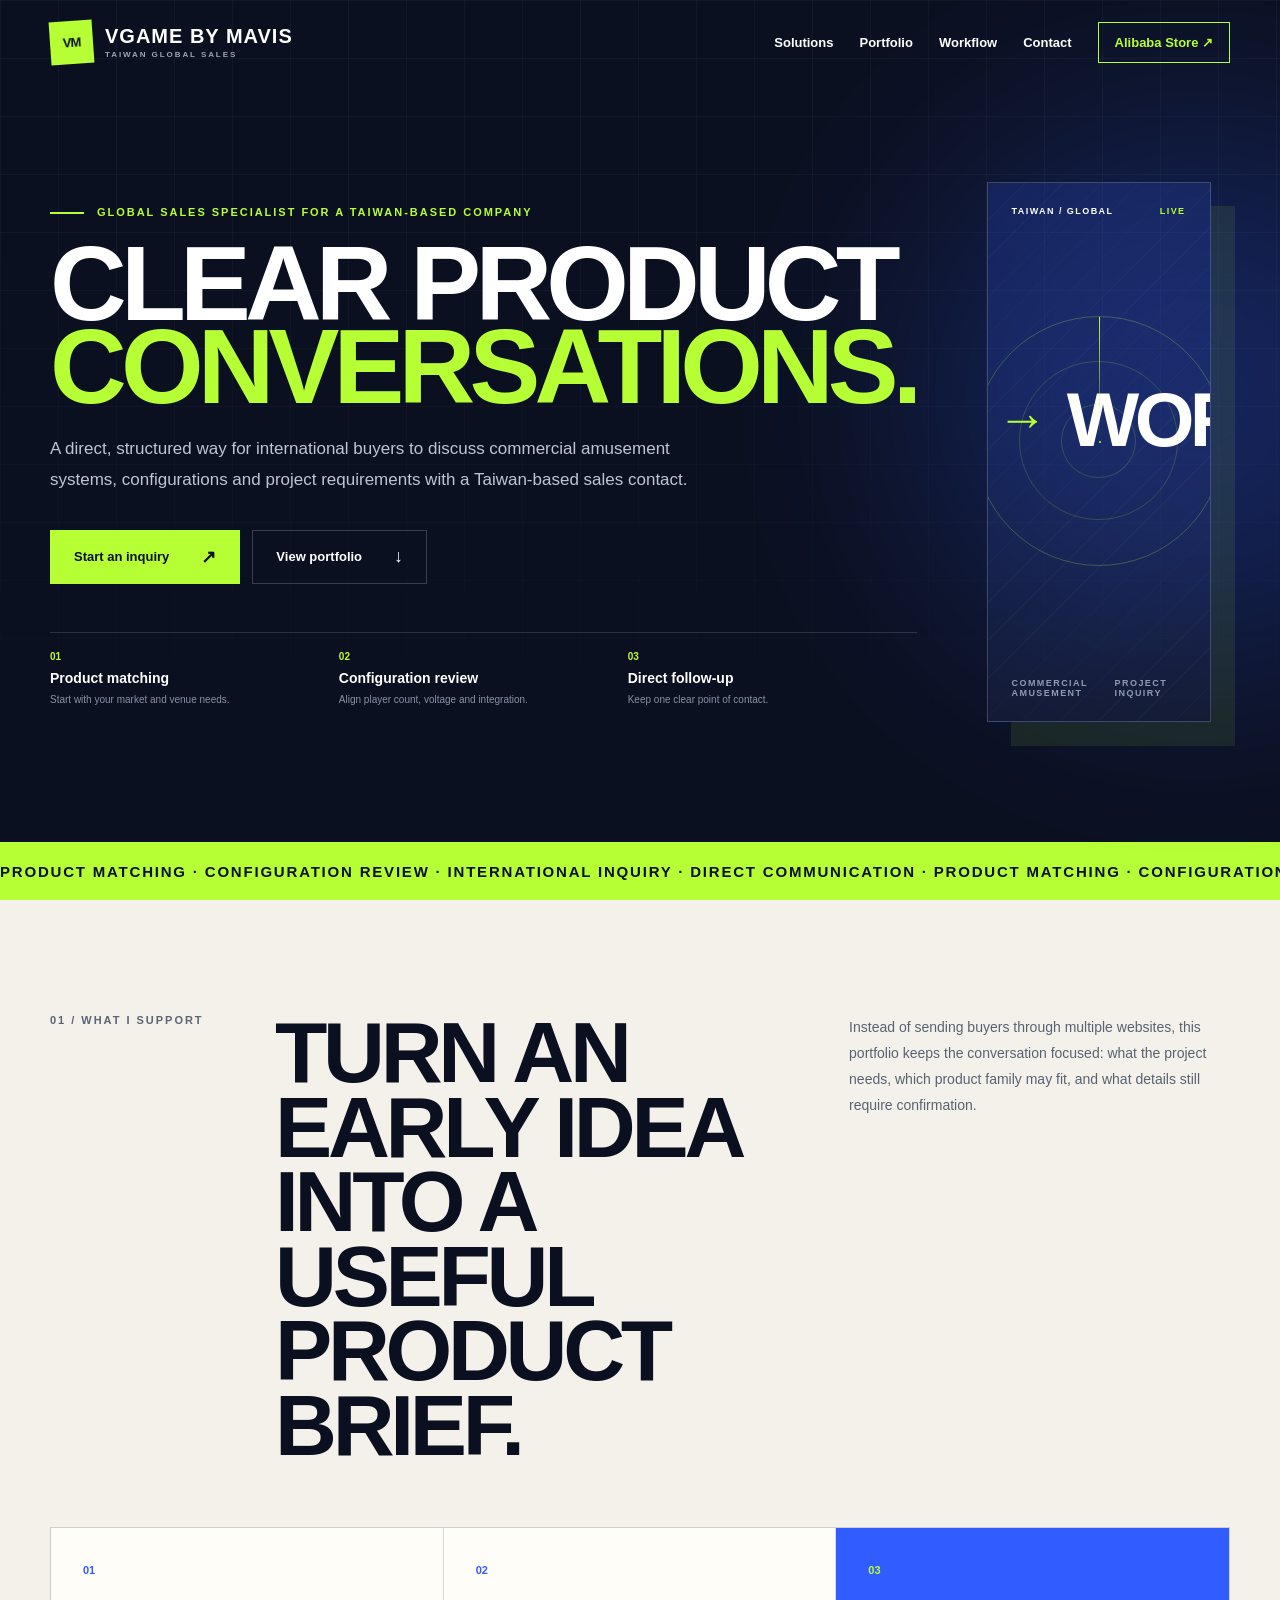
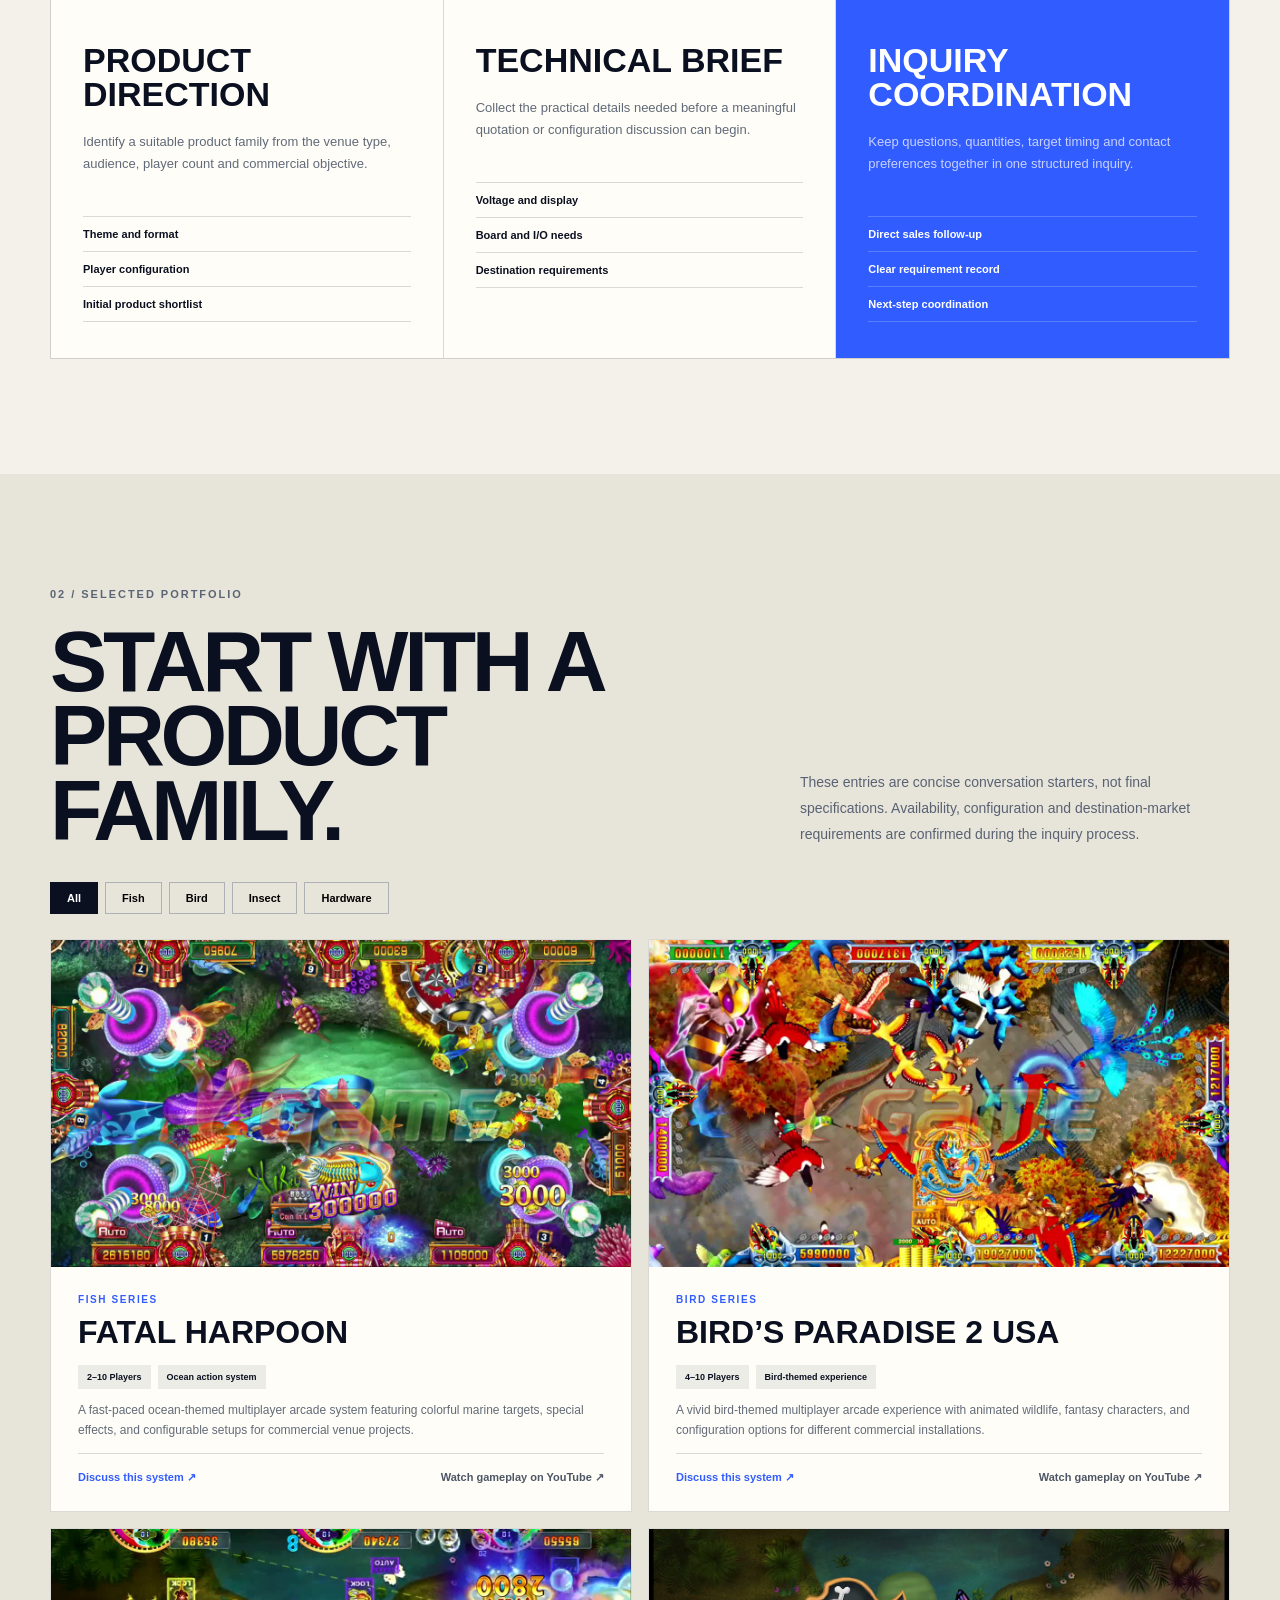
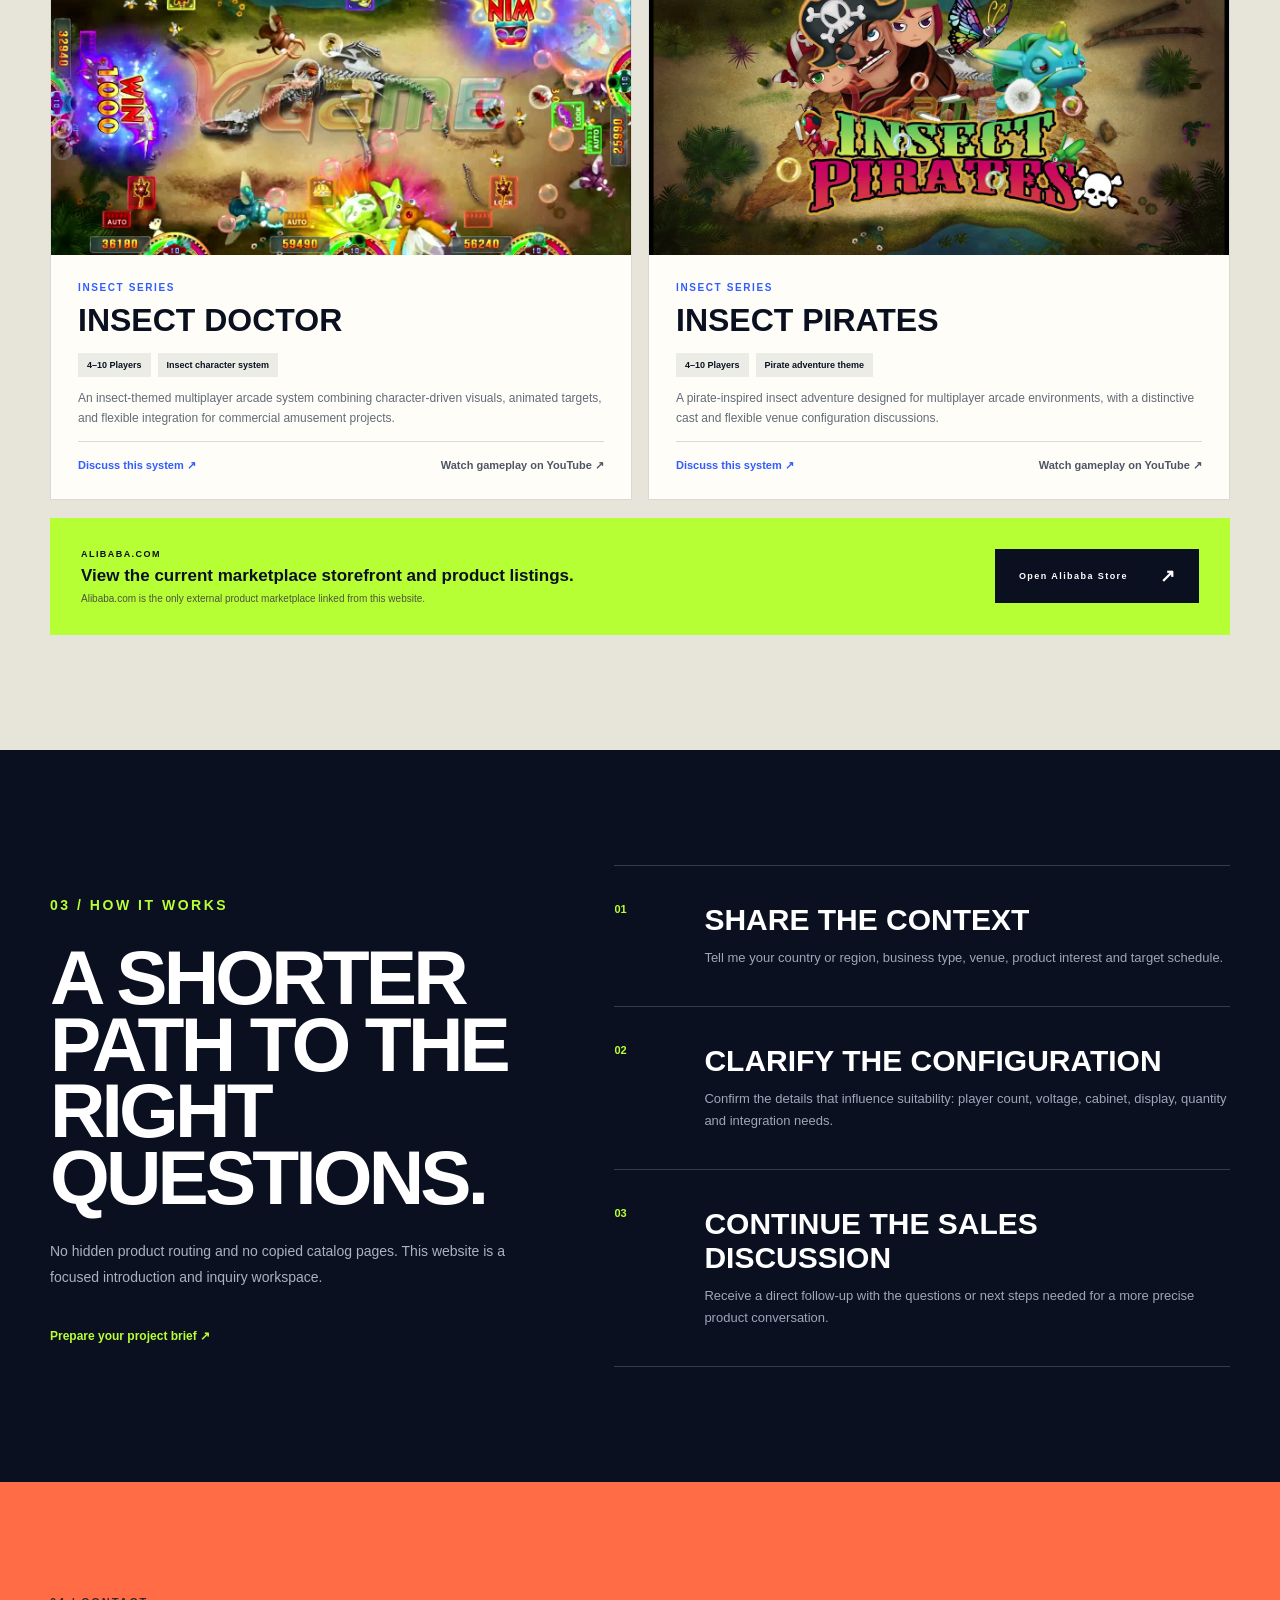
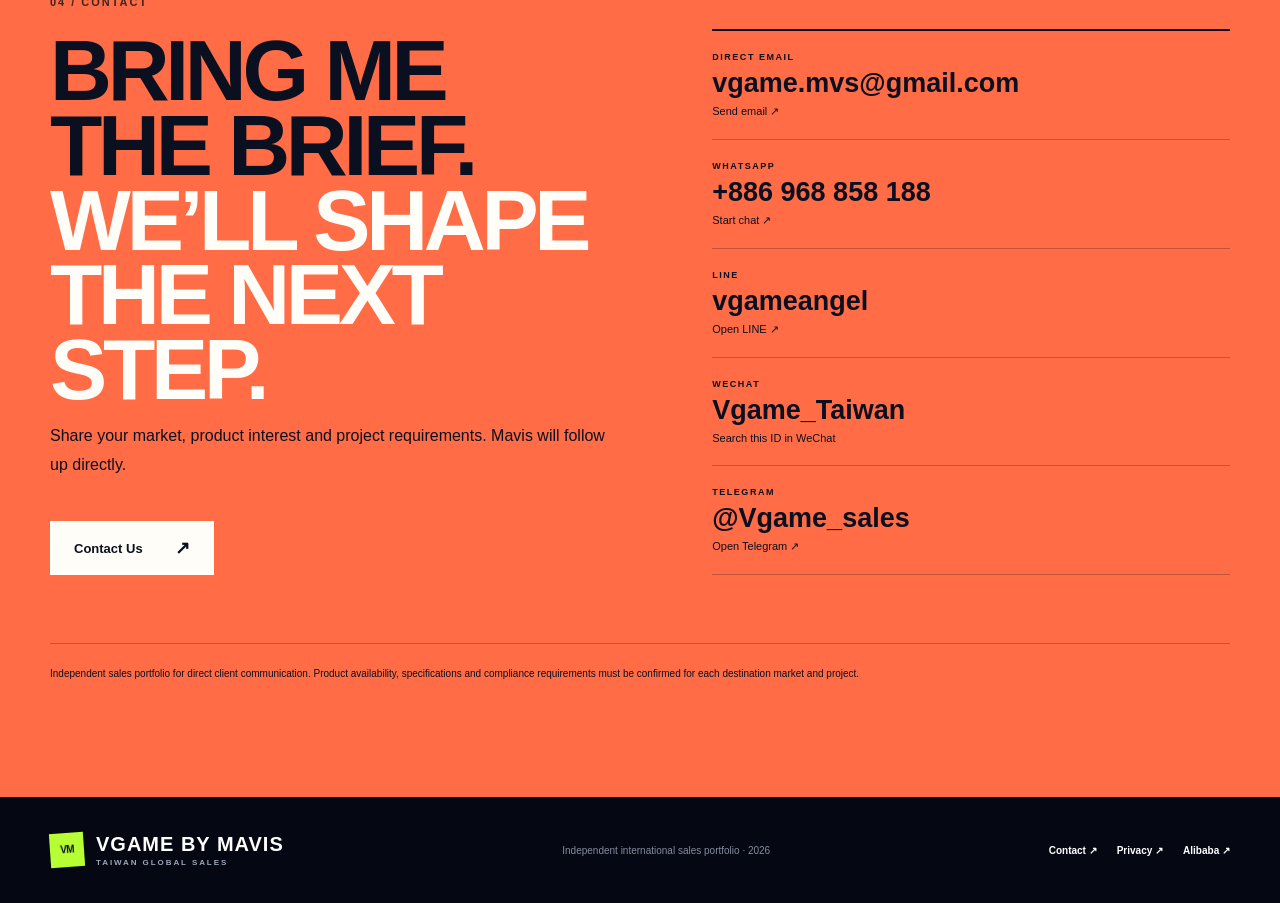
<file: index.html>
<!doctype html>
<html lang="en">
<head>
<!-- Google tag (gtag.js) -->
<script async src="https://www.googletagmanager.com/gtag/js?id=G-BSD2Q0SPWK"></script>
<script>
  window.dataLayer = window.dataLayer || [];
  function gtag(){dataLayer.push(arguments);}
  gtag("js", new Date());
  gtag("config", "G-BSD2Q0SPWK");
</script>
  <meta charset="utf-8">
  <meta name="viewport" content="width=device-width, initial-scale=1">
  <meta name="description" content="VGAME Portfolio by Mavis — independent international sales support for commercial amusement systems, product matching and project inquiries from Taiwan.">
  <meta name="theme-color" content="#0b1020">
  <meta property="og:type" content="website">
  <meta property="og:url" content="https://vgame-mavis.github.io/">
  <meta property="og:title" content="VGAME Portfolio by Mavis | Taiwan Global Sales">
  <meta property="og:description" content="Clear product conversations and structured project inquiries for international commercial amusement buyers.">
  <meta property="og:image" content="https://vgame-mavis.github.io/og.png">
  <meta name="twitter:card" content="summary_large_image">
  <meta name="twitter:title" content="VGAME Portfolio by Mavis | Taiwan Global Sales">
  <meta name="twitter:description" content="Clear product conversations and structured project inquiries for international commercial amusement buyers.">
  <meta name="twitter:image" content="https://vgame-mavis.github.io/og.png">
  <title>VGAME Portfolio by Mavis | Taiwan Global Sales</title>
  <link rel="stylesheet" href="styles.css">
  <link rel="stylesheet" href="product-cards.css">
</head>
<body>
  <a class="skip-link" href="#main">Skip to content</a>
  <header class="site-header" data-header>
    <div class="shell nav-wrap">
      <a class="brand" href="#top" aria-label="VGAME by Mavis home"><span class="brand-mark" aria-hidden="true">VM</span><span><strong data-site-name>VGAME BY MAVIS</strong><small>TAIWAN GLOBAL SALES</small></span></a>
      <button class="menu-toggle" type="button" aria-label="Open menu" aria-expanded="false" data-menu-toggle><span></span><span></span></button>
      <nav class="nav" data-nav>
        <a href="#solutions">Solutions</a><a href="#portfolio">Portfolio</a><a href="#workflow">Workflow</a><a href="contact.html">Contact</a>
        <a class="nav-cta" href="https://v-game.en.alibaba.com/" target="_blank" rel="noopener">Alibaba Store ↗</a>
      </nav>
    </div>
  </header>

  <main id="main">
    <section class="hero" id="top">
      <div class="hero-grid" aria-hidden="true"></div>
      <div class="shell hero-layout">
        <div class="hero-copy reveal">
          <p class="eyebrow"><span></span><span id="site-role">GLOBAL SALES SPECIALIST FOR A TAIWAN-BASED COMPANY</span></p>
          <h1><span id="hero-title-line-1">CLEAR PRODUCT</span><br><em id="hero-title-line-2">CONVERSATIONS.</em></h1>
          <p class="hero-lede" id="hero-intro">A direct, structured way for international buyers to discuss commercial amusement systems, configurations and project requirements with a Taiwan-based sales contact.</p>
          <div class="hero-actions"><a class="btn btn-primary" href="contact.html"><span>Start an inquiry</span><b>↗</b></a><a class="btn btn-ghost" href="#portfolio"><span>View portfolio</span><b>↓</b></a></div>
          <div class="hero-facts" aria-label="Service highlights">
            <div><span>01</span><strong>Product matching</strong><small>Start with your market and venue needs.</small></div>
            <div><span>02</span><strong>Configuration review</strong><small>Align player count, voltage and integration.</small></div>
            <div><span>03</span><strong>Direct follow-up</strong><small>Keep one clear point of contact.</small></div>
          </div>
        </div>
        <div class="signal-panel reveal delay-1" aria-label="Taiwan to global sales visual">
          <div class="signal-top"><span>TAIWAN / GLOBAL</span><i>LIVE</i></div>
          <div class="signal-core"><span>TW</span><b>→</b><span>WORLD</span></div>
          <div class="signal-radar"><i></i><i></i><i></i><b></b></div>
          <div class="signal-bottom"><span>COMMERCIAL AMUSEMENT</span><span>PROJECT INQUIRY</span></div>
        </div>
      </div>
      <div class="hero-band" aria-hidden="true"><div>PRODUCT MATCHING · CONFIGURATION REVIEW · INTERNATIONAL INQUIRY · DIRECT COMMUNICATION · PRODUCT MATCHING · CONFIGURATION REVIEW · INTERNATIONAL INQUIRY · DIRECT COMMUNICATION ·</div></div>
    </section>

    <section class="section intro" id="solutions">
      <div class="shell">
        <div class="intro-grid reveal"><p class="section-no">01 / WHAT I SUPPORT</p><h2>Turn an early idea into a useful product brief.</h2><p>Instead of sending buyers through multiple websites, this portfolio keeps the conversation focused: what the project needs, which product family may fit, and what details still require confirmation.</p></div>
        <div class="service-grid">
          <article class="service-card reveal"><span>01</span><h3>Product Direction</h3><p>Identify a suitable product family from the venue type, audience, player count and commercial objective.</p><ul><li>Theme and format</li><li>Player configuration</li><li>Initial product shortlist</li></ul></article>
          <article class="service-card reveal delay-1"><span>02</span><h3>Technical Brief</h3><p>Collect the practical details needed before a meaningful quotation or configuration discussion can begin.</p><ul><li>Voltage and display</li><li>Board and I/O needs</li><li>Destination requirements</li></ul></article>
          <article class="service-card accent-card reveal delay-2"><span>03</span><h3>Inquiry Coordination</h3><p>Keep questions, quantities, target timing and contact preferences together in one structured inquiry.</p><ul><li>Direct sales follow-up</li><li>Clear requirement record</li><li>Next-step coordination</li></ul></article>
        </div>
      </div>
    </section>

    <section class="section portfolio" id="portfolio">
      <div class="shell">
        <div class="section-head reveal"><div><p class="section-no">02 / SELECTED PORTFOLIO</p><h2>Start with a product family.</h2></div><p>These entries are concise conversation starters, not final specifications. Availability, configuration and destination-market requirements are confirmed during the inquiry process.</p></div>
        <div class="filter-row" role="group" aria-label="Filter products"><button class="active" data-filter="all">All</button><button data-filter="fish">Fish</button><button data-filter="bird">Bird</button><button data-filter="insect">Insect</button><button data-filter="hardware">Hardware</button></div>
        <div class="product-grid" id="product-grid" aria-live="polite"></div>
        <div class="catalog-cta reveal"><div><span>ALIBABA.COM</span><strong>View the current marketplace storefront and product listings.</strong><small>Alibaba.com is the only external product marketplace linked from this website.</small></div><a class="btn btn-dark" href="https://v-game.en.alibaba.com/" target="_blank" rel="noopener"><span>Open Alibaba Store</span><b>↗</b></a></div>
      </div>
    </section>

    <section class="section workflow" id="workflow">
      <div class="shell workflow-layout">
        <div class="workflow-copy reveal"><p class="section-no">03 / HOW IT WORKS</p><h2>A shorter path to the right questions.</h2><p>No hidden product routing and no copied catalog pages. This website is a focused introduction and inquiry workspace.</p><a class="text-link" href="contact.html">Prepare your project brief ↗</a></div>
        <ol class="workflow-list">
          <li class="reveal"><span>01</span><div><h3>Share the context</h3><p>Tell me your country or region, business type, venue, product interest and target schedule.</p></div></li>
          <li class="reveal"><span>02</span><div><h3>Clarify the configuration</h3><p>Confirm the details that influence suitability: player count, voltage, cabinet, display, quantity and integration needs.</p></div></li>
          <li class="reveal"><span>03</span><div><h3>Continue the sales discussion</h3><p>Receive a direct follow-up with the questions or next steps needed for a more precise product conversation.</p></div></li>
        </ol>
      </div>
    </section>

    <section class="section contact" id="contact">
      <div class="shell contact-layout">
        <div class="contact-copy reveal"><p class="section-no">04 / CONTACT</p><h2>Bring me the brief.<br><em>We’ll shape the next step.</em></h2><p id="contact-intro">Share your market, product interest and project requirements. Mavis will follow up directly.</p><a class="btn btn-light" id="contact-action" href="contact.html"><span>Contact Us</span><b>↗</b></a></div>
        <div class="contact-cards reveal delay-1">
          <div><span>DIRECT EMAIL</span><strong id="contact-email">vgame.mvs@gmail.com</strong><a id="contact-email-link" href="mailto:vgame.mvs@gmail.com">Send email ↗</a></div>
          <div><span>WHATSAPP</span><strong id="contact-whatsapp">+886 968 858 188</strong><a id="contact-whatsapp-link" href="https://wa.me/886968858188" target="_blank" rel="noopener">Start chat ↗</a></div>
          <div><span>LINE</span><strong id="contact-line">vgameangel</strong><a id="contact-line-link" href="https://line.me/ti/p/~vgameangel" target="_blank" rel="noopener">Open LINE ↗</a></div>
          <div><span>WECHAT</span><strong id="contact-wechat">Vgame_Taiwan</strong><small>Search this ID in WeChat</small></div>
          <div><span>TELEGRAM</span><strong id="contact-telegram">@Vgame_sales</strong><a id="contact-telegram-link" href="https://t.me/Vgame_sales" target="_blank" rel="noopener">Open Telegram ↗</a></div>
        </div>
      </div>
      <div class="shell compliance-note" id="site-disclaimer">Independent sales portfolio for direct client communication. Product availability, specifications and compliance requirements must be confirmed for each destination market and project.</div>
    </section>
  </main>

  <footer><div class="shell footer-wrap"><div class="brand brand-footer"><span class="brand-mark">VM</span><span><strong data-site-name>VGAME BY MAVIS</strong><small>TAIWAN GLOBAL SALES</small></span></div><p>Independent international sales portfolio · 2026</p><div><a href="contact.html">Contact ↗</a><a href="privacy.html">Privacy ↗</a><a href="https://v-game.en.alibaba.com/" target="_blank" rel="noopener">Alibaba ↗</a></div></div></footer>
  <script src="app.js"></script>
</body>
</html>
</file>
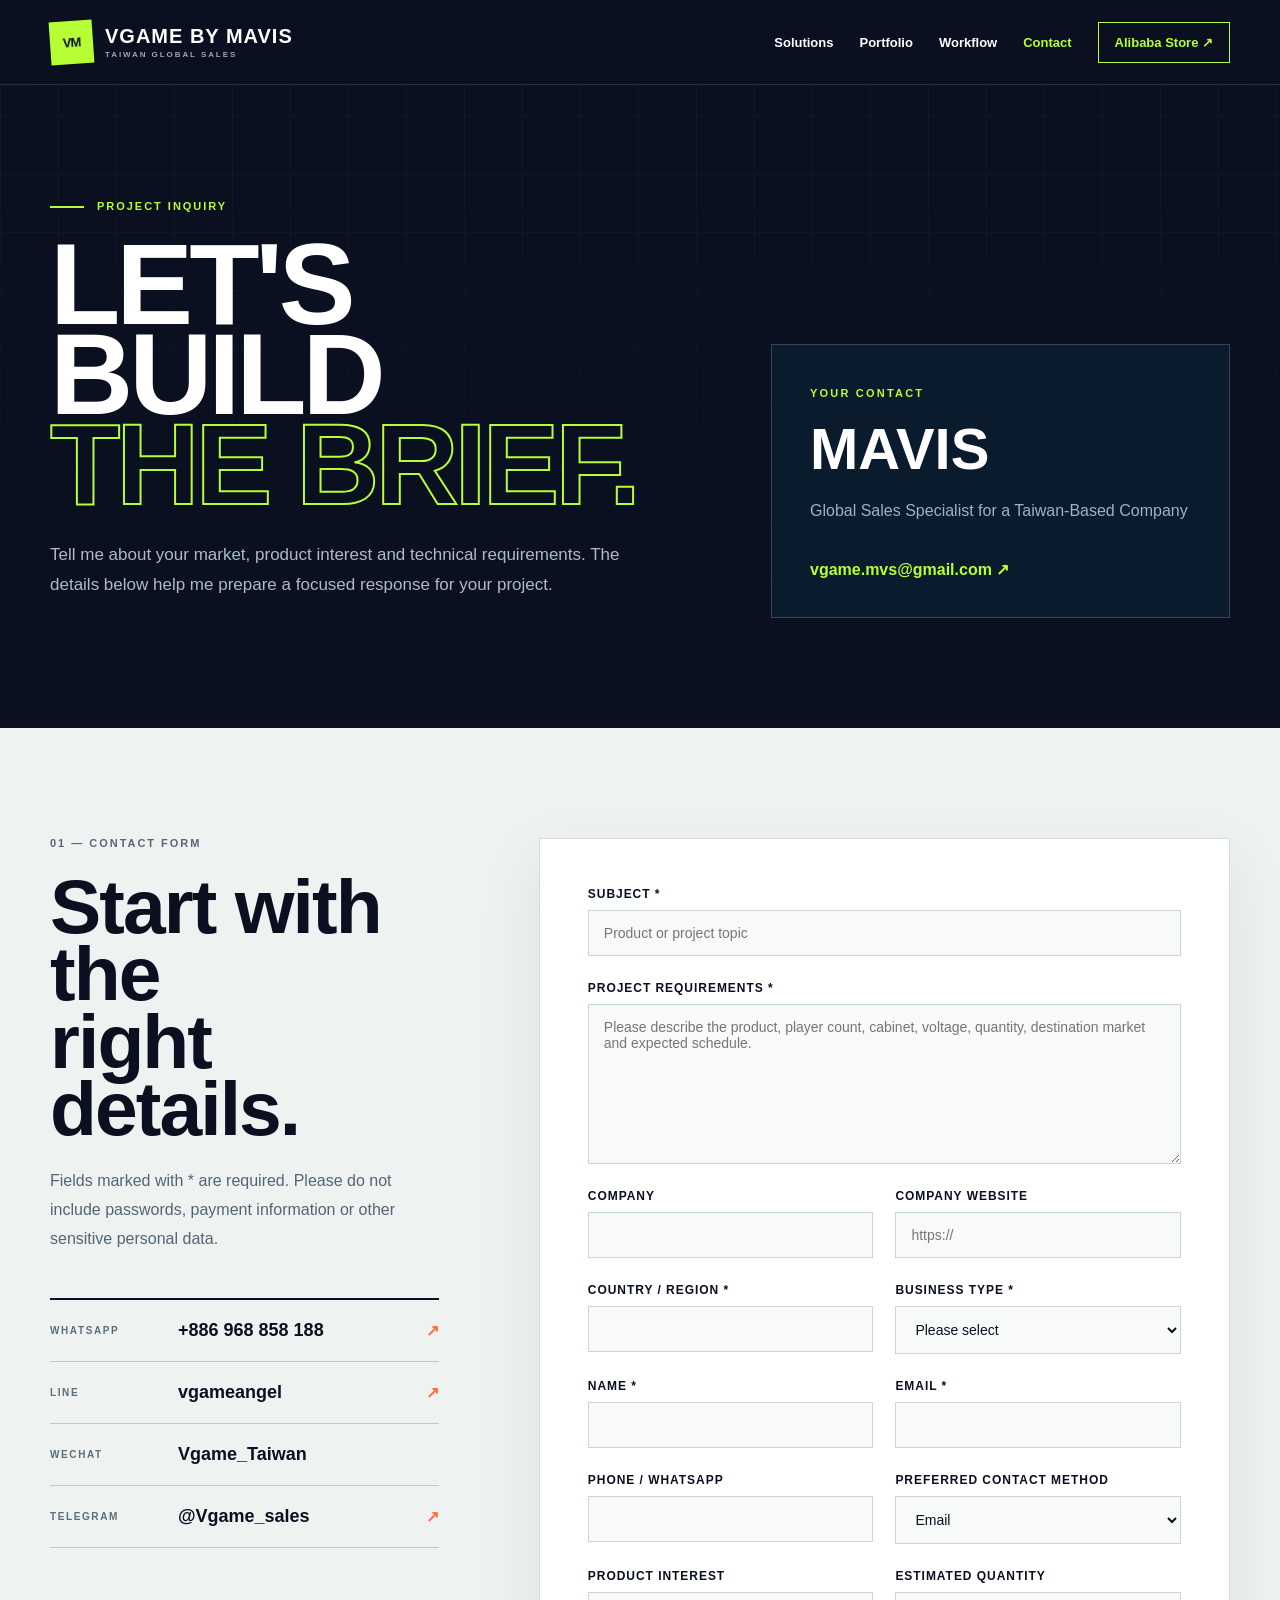
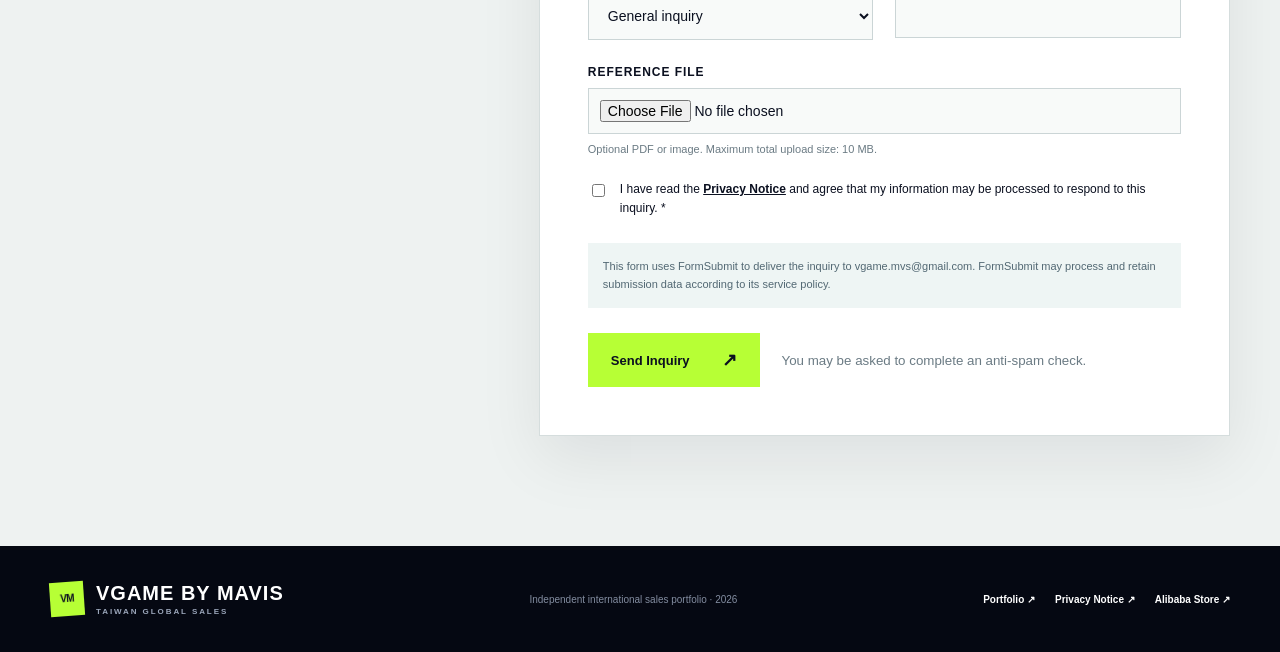
<file: contact.html>
<!doctype html>
<html lang="en">
<head>
<!-- Google tag (gtag.js) -->
<script async src="https://www.googletagmanager.com/gtag/js?id=G-BSD2Q0SPWK"></script>
<script>
  window.dataLayer = window.dataLayer || [];
  function gtag(){dataLayer.push(arguments);}
  gtag("js", new Date());
  gtag("config", "G-BSD2Q0SPWK");
</script>
  <meta charset="utf-8">
  <meta name="viewport" content="width=device-width, initial-scale=1">
  <meta name="description" content="Contact Mavis, a Taiwan-based global sales specialist, about VGAME amusement systems and project requirements.">
  <meta name="theme-color" content="#07131f">
  <meta property="og:type" content="website">
  <meta property="og:url" content="https://vgame-mavis.github.io/contact.html">
  <meta property="og:title" content="Contact | VGAME Portfolio by Mavis">
  <meta property="og:description" content="Submit an international product or project inquiry to Mavis, Taiwan Global Sales.">
  <meta property="og:image" content="https://vgame-mavis.github.io/og.png">
  <meta name="twitter:card" content="summary_large_image">
  <meta name="twitter:image" content="https://vgame-mavis.github.io/og.png">
  <title>Contact | VGAME Portfolio by Mavis</title>
  <link rel="stylesheet" href="styles.css">
  <link rel="stylesheet" href="contact.css">
</head>
<body class="inquiry-page">
  <a class="skip-link" href="#inquiry-form">Skip to inquiry form</a>
  <header class="site-header scrolled" data-header>
    <div class="shell nav-wrap">
      <a class="brand" href="index.html" aria-label="Mavis product portfolio home"><span class="brand-mark" aria-hidden="true">VM</span><span><strong data-display-name>VGAME BY MAVIS</strong><small>TAIWAN GLOBAL SALES</small></span></a>
      <button class="menu-toggle" type="button" aria-label="Open menu" aria-expanded="false" data-menu-toggle><span></span><span></span></button>
      <nav class="nav" data-nav>
        <a href="index.html#solutions">Solutions</a>
        <a href="index.html#portfolio">Portfolio</a>
        <a href="index.html#workflow">Workflow</a>
        <a href="contact.html" aria-current="page">Contact</a>
        <a class="nav-cta" href="https://v-game.en.alibaba.com/" target="_blank" rel="noopener">Alibaba Store ↗</a>
      </nav>
    </div>
  </header>

  <main>
    <section class="inquiry-hero">
      <div class="hero-grid" aria-hidden="true"></div>
      <div class="shell inquiry-hero-grid">
        <div>
          <p class="eyebrow"><span></span><span>PROJECT INQUIRY</span></p>
          <h1>LET'S BUILD<br><em>THE BRIEF.</em></h1>
          <p>Tell me about your market, product interest and technical requirements. The details below help me prepare a focused response for your project.</p>
        </div>
        <aside class="sales-card">
          <span>YOUR CONTACT</span>
          <h2>Mavis</h2>
          <p id="contact-role">Global Sales Specialist for a Taiwan-Based Company</p>
          <a id="sales-email" href="mailto:vgame.mvs@gmail.com">vgame.mvs@gmail.com ↗</a>
        </aside>
      </div>
    </section>

    <section class="inquiry-section">
      <div class="shell inquiry-layout">
        <div class="form-intro">
          <p class="section-no">01 — CONTACT FORM</p>
          <h2>Start with the<br>right details.</h2>
          <p>Fields marked with * are required. Please do not include passwords, payment information or other sensitive personal data.</p>
          <div class="direct-list">
            <a id="direct-whatsapp" href="https://wa.me/886968858188" target="_blank" rel="noopener"><span>WHATSAPP</span><strong>+886 968 858 188</strong><b>↗</b></a>
            <a id="direct-line" href="https://line.me/ti/p/~vgameangel" target="_blank" rel="noopener"><span>LINE</span><strong>vgameangel</strong><b>↗</b></a>
            <div id="direct-wechat"><span>WECHAT</span><strong>Vgame_Taiwan</strong></div>
            <a id="direct-telegram" href="https://t.me/Vgame_sales" target="_blank" rel="noopener"><span>TELEGRAM</span><strong>@Vgame_sales</strong><b>↗</b></a>
          </div>
        </div>

        <form id="inquiry-form" class="inquiry-form" action="https://formsubmit.co/vgame.mvs@gmail.com" method="POST" enctype="multipart/form-data">
          <input type="hidden" name="_subject" value="New VGAME website inquiry">
          <input type="hidden" name="_template" value="table">
          <input class="honeypot" type="text" name="_honey" tabindex="-1" autocomplete="off" aria-hidden="true">

          <div class="field field-wide"><label for="subject">Subject *</label><input id="subject" name="Subject" type="text" autocomplete="off" required placeholder="Product or project topic"></div>
          <div class="field field-wide"><label for="message">Project requirements *</label><textarea id="message" name="Project requirements" rows="7" required placeholder="Please describe the product, player count, cabinet, voltage, quantity, destination market and expected schedule."></textarea></div>
          <div class="field"><label for="company">Company</label><input id="company" name="Company" type="text" autocomplete="organization"></div>
          <div class="field"><label for="website">Company website</label><input id="website" name="Company website" type="url" inputmode="url" placeholder="https://"></div>
          <div class="field"><label for="country">Country / region *</label><input id="country" name="Country or region" type="text" autocomplete="country-name" required></div>
          <div class="field"><label for="business-type">Business type *</label><select id="business-type" name="Business type" required><option value="">Please select</option><option>Importer / Exporter</option><option>Distributor / Wholesaler</option><option>Trading Company</option><option>Agent</option><option>Buying Office</option><option>Machine Manufacturer</option><option>Arcade / Amusement Venue</option><option>Retailer</option><option>Repair / Service Center</option><option>Other</option></select></div>
          <div class="field"><label for="name">Name *</label><input id="name" name="Name" type="text" autocomplete="name" required></div>
          <div class="field"><label for="email">Email *</label><input id="email" name="email" type="email" autocomplete="email" required></div>
          <div class="field"><label for="phone">Phone / WhatsApp</label><input id="phone" name="Phone or WhatsApp" type="tel" autocomplete="tel" inputmode="tel"></div>
          <div class="field"><label for="preferred-contact">Preferred contact method</label><select id="preferred-contact" name="Preferred contact method"><option>Email</option><option>WhatsApp</option><option>LINE</option><option>WeChat</option><option>Telegram</option></select></div>
          <div class="field"><label for="product">Product interest</label><select id="product" name="Product interest"><option>General inquiry</option><option>Fish Series</option><option>Bird Series</option><option>Insect Series</option><option>Game Board &amp; I/O</option><option>Multi-player Setup</option><option>Other</option></select></div>
          <div class="field"><label for="quantity">Estimated quantity</label><input id="quantity" name="Estimated quantity" type="text" inputmode="numeric"></div>
          <div class="field field-wide"><label for="attachment">Reference file</label><input id="attachment" name="attachment" type="file" accept=".pdf,.png,.jpg,.jpeg,.webp"><small>Optional PDF or image. Maximum total upload size: 10 MB.</small></div>
          <label class="consent field-wide"><input name="Privacy consent" type="checkbox" value="Agreed" required><span>I have read the <a href="privacy.html" target="_blank">Privacy Notice</a> and agree that my information may be processed to respond to this inquiry. *</span></label>
          <div class="field-wide form-note">This form uses FormSubmit to deliver the inquiry to vgame.mvs@gmail.com. FormSubmit may process and retain submission data according to its service policy.</div>
          <div class="field-wide submit-row"><button class="btn btn-primary" type="submit"><span>Send Inquiry</span><b>↗</b></button><small>You may be asked to complete an anti-spam check.</small></div>
        </form>
      </div>
    </section>
  </main>

  <footer><div class="shell footer-wrap"><div class="brand brand-footer"><span class="brand-mark">VM</span><span><strong data-display-name>VGAME BY MAVIS</strong><small>TAIWAN GLOBAL SALES</small></span></div><p>Independent international sales portfolio · 2026</p><div><a href="index.html">Portfolio ↗</a><a href="privacy.html">Privacy Notice ↗</a><a href="https://v-game.en.alibaba.com/" target="_blank" rel="noopener">Alibaba Store ↗</a></div></div></footer>
  <script src="contact.js"></script>
</body>
</html>
</file>
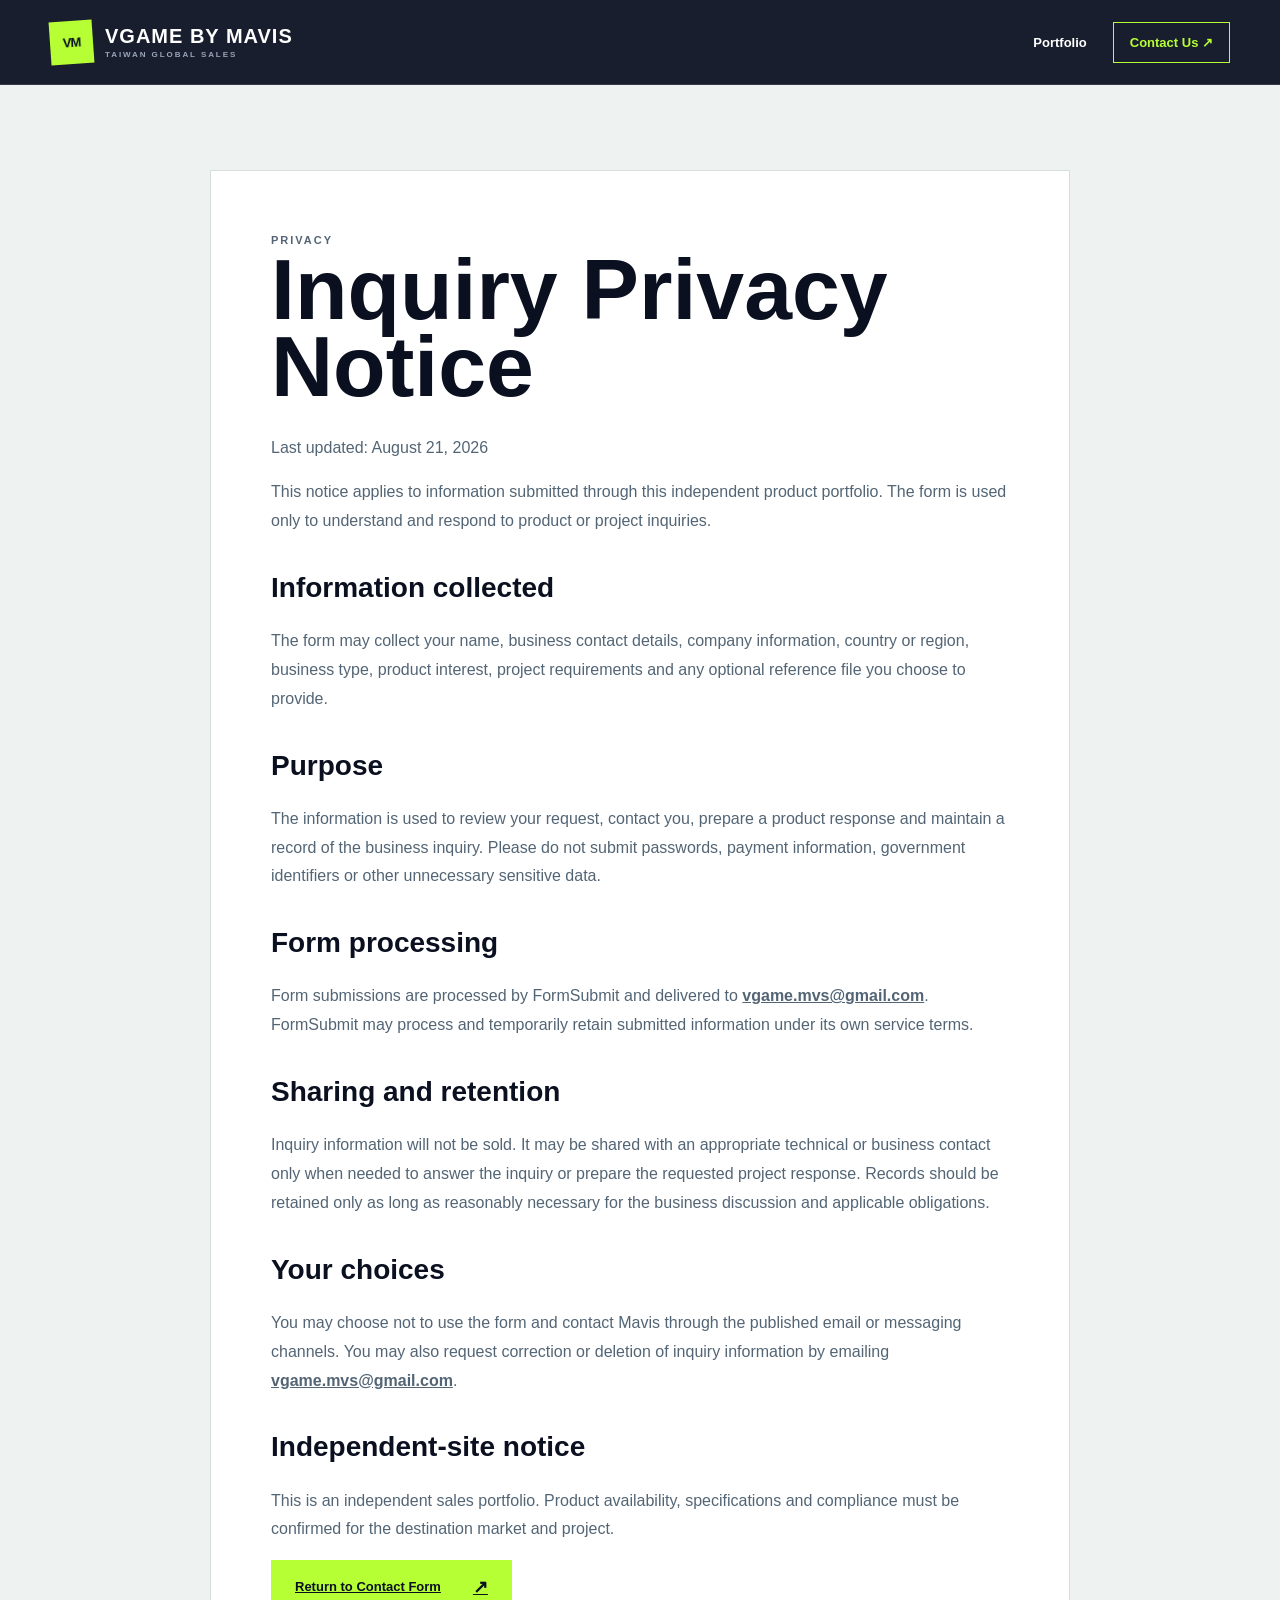
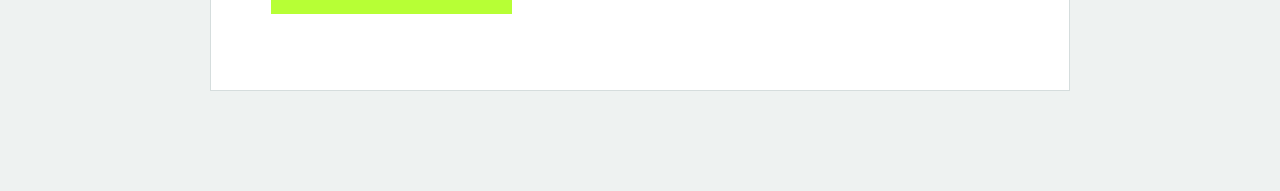
<file: privacy.html>
<!doctype html>
<html lang="en">
<head>
<!-- Google tag (gtag.js) -->
<script async src="https://www.googletagmanager.com/gtag/js?id=G-BSD2Q0SPWK"></script>
<script>
  window.dataLayer = window.dataLayer || [];
  function gtag(){dataLayer.push(arguments);}
  gtag("js", new Date());
  gtag("config", "G-BSD2Q0SPWK");
</script>
  <meta charset="utf-8">
  <meta name="viewport" content="width=device-width, initial-scale=1">
  <meta name="description" content="Privacy notice for inquiries submitted through the Mavis product portfolio.">
  <meta property="og:type" content="website">
  <meta property="og:url" content="https://vgame-mavis.github.io/privacy.html">
  <meta property="og:title" content="Privacy Notice | VGAME Portfolio by Mavis">
  <meta property="og:description" content="Privacy information for inquiries submitted through this independent product presentation.">
  <meta property="og:image" content="https://vgame-mavis.github.io/og.png">
  <meta name="twitter:card" content="summary_large_image">
  <meta name="twitter:image" content="https://vgame-mavis.github.io/og.png">
  <title>Privacy Notice | VGAME Portfolio by Mavis</title>
  <link rel="stylesheet" href="styles.css">
  <link rel="stylesheet" href="contact.css">
</head>
<body class="inquiry-page">
  <header class="site-header scrolled"><div class="shell nav-wrap"><a class="brand" href="index.html"><span class="brand-mark">VM</span><span><strong>VGAME BY MAVIS</strong><small>TAIWAN GLOBAL SALES</small></span></a><nav class="nav"><a href="index.html">Portfolio</a><a class="nav-cta" href="contact.html">Contact Us ↗</a></nav></div></header>
  <main class="privacy-main"><article class="privacy-card"><p class="section-no">PRIVACY</p><h1>Inquiry Privacy Notice</h1><p>Last updated: August 21, 2026</p><p>This notice applies to information submitted through this independent product portfolio. The form is used only to understand and respond to product or project inquiries.</p><h2>Information collected</h2><p>The form may collect your name, business contact details, company information, country or region, business type, product interest, project requirements and any optional reference file you choose to provide.</p><h2>Purpose</h2><p>The information is used to review your request, contact you, prepare a product response and maintain a record of the business inquiry. Please do not submit passwords, payment information, government identifiers or other unnecessary sensitive data.</p><h2>Form processing</h2><p>Form submissions are processed by FormSubmit and delivered to <a href="mailto:vgame.mvs@gmail.com">vgame.mvs@gmail.com</a>. FormSubmit may process and temporarily retain submitted information under its own service terms.</p><h2>Sharing and retention</h2><p>Inquiry information will not be sold. It may be shared with an appropriate technical or business contact only when needed to answer the inquiry or prepare the requested project response. Records should be retained only as long as reasonably necessary for the business discussion and applicable obligations.</p><h2>Your choices</h2><p>You may choose not to use the form and contact Mavis through the published email or messaging channels. You may also request correction or deletion of inquiry information by emailing <a href="mailto:vgame.mvs@gmail.com">vgame.mvs@gmail.com</a>.</p><h2>Independent-site notice</h2><p>This is an independent sales portfolio. Product availability, specifications and compliance must be confirmed for the destination market and project.</p><p><a class="btn btn-primary" href="contact.html"><span>Return to Contact Form</span><b>↗</b></a></p></article></main>
</body>
</html>
</file>
<file: styles.css>
:root{--ink:#0b1020;--ink2:#131a2f;--paper:#f3f1e9;--white:#fffdf7;--lime:#b7ff35;--cyan:#b7ff35;--orange:#ff6c45;--blue:#315cff;--muted:#8f99ac;--line:rgba(11,16,32,.15);--display:Arial Narrow,Arial,sans-serif;--body:Inter,Segoe UI,Arial,sans-serif}*{box-sizing:border-box}html{scroll-behavior:smooth}body{margin:0;background:var(--paper);color:var(--ink);font-family:var(--body);overflow-x:hidden}a{color:inherit;text-decoration:none}button,input,select,textarea{font:inherit}.shell{width:min(1180px,calc(100% - 48px));margin:auto}.skip-link{position:fixed;left:12px;top:-60px;z-index:100;background:#fff;padding:10px 14px}.skip-link:focus{top:12px}.site-header{position:fixed;z-index:30;inset:0 0 auto;color:#fff;border-bottom:1px solid transparent;transition:.25s}.site-header.scrolled{background:rgba(11,16,32,.94);backdrop-filter:blur(16px);border-color:rgba(255,255,255,.12)}.nav-wrap{height:84px;display:flex;align-items:center;justify-content:space-between}.brand{display:flex;align-items:center;gap:12px}.brand-mark{display:grid;place-items:center;width:43px;height:43px;background:var(--lime);color:var(--ink);font:900 13px/1 var(--body);letter-spacing:-.08em;transform:rotate(-4deg)}.brand strong,.brand small{display:block}.brand strong{font:800 20px/1 var(--display);letter-spacing:.05em}.brand small{margin-top:5px;color:#9ba6ba;font:700 8px/1 var(--body);letter-spacing:.24em}.nav{display:flex;align-items:center;gap:26px;font-size:13px;font-weight:700}.nav>a:not(.nav-cta):hover{color:var(--lime)}.nav-cta{padding:12px 16px;border:1px solid var(--lime);color:var(--lime)}.nav-cta:hover{background:var(--lime);color:var(--ink)}.menu-toggle{display:none;width:44px;height:44px;border:0;background:none;color:#fff}.menu-toggle span{display:block;width:24px;height:2px;background:currentColor;margin:6px auto}.hero{position:relative;min-height:900px;padding-top:84px;background:var(--ink);color:#fff;overflow:hidden}.hero-grid{position:absolute;inset:0;background-image:linear-gradient(rgba(255,255,255,.035) 1px,transparent 1px),linear-gradient(90deg,rgba(255,255,255,.035) 1px,transparent 1px);background-size:58px 58px;mask-image:linear-gradient(to bottom,#000 25%,transparent 92%)}.hero:after{content:'';position:absolute;width:530px;height:530px;border-radius:50%;right:-180px;top:130px;background:var(--blue);filter:blur(120px);opacity:.27}.hero-layout{position:relative;z-index:1;min-height:735px;display:grid;grid-template-columns:1.08fr .92fr;gap:70px;align-items:center}.eyebrow,.section-no{font:800 11px/1 var(--body);letter-spacing:.18em}.eyebrow{display:flex;align-items:center;gap:13px;color:var(--lime)}.eyebrow>span:first-child{width:34px;height:2px;background:var(--lime)}.hero h1{margin:25px 0 24px;font:900 clamp(72px,8.3vw,124px)/.78 var(--display);letter-spacing:-.055em;text-transform:uppercase}.hero h1 em{font-style:normal;color:var(--lime)}.hero-lede{max-width:650px;color:#bec5d2;font-size:17px;line-height:1.85}.hero-actions{display:flex;gap:12px;margin:34px 0 48px}.btn{display:inline-flex;align-items:center;justify-content:center;gap:32px;min-height:54px;padding:0 23px;border:1px solid rgba(255,255,255,.2);font-size:13px;font-weight:800;transition:.2s}.btn b{font-size:18px}.btn-primary{background:var(--lime);border-color:var(--lime);color:var(--ink)}.btn-primary:hover{transform:translateY(-3px);box-shadow:7px 7px 0 var(--blue)}.btn-ghost:hover{border-color:var(--lime);color:var(--lime)}.hero-facts{display:grid;grid-template-columns:repeat(3,1fr);border-top:1px solid rgba(255,255,255,.14)}.hero-facts>div{padding:18px 17px 0 0}.hero-facts span,.hero-facts strong,.hero-facts small{display:block}.hero-facts span{color:var(--lime);font-size:10px;font-weight:800}.hero-facts strong{margin:8px 0 6px;font-size:14px}.hero-facts small{color:#8792a6;font-size:10px;line-height:1.5}.signal-panel{position:relative;height:540px;border:1px solid rgba(255,255,255,.18);background:linear-gradient(145deg,rgba(49,92,255,.2),rgba(255,255,255,.03));box-shadow:24px 24px 0 rgba(183,255,53,.09);overflow:hidden}.signal-panel:before{content:'';position:absolute;inset:0;background:repeating-linear-gradient(135deg,transparent 0 26px,rgba(255,255,255,.025) 26px 27px)}.signal-top,.signal-bottom{position:absolute;left:24px;right:24px;display:flex;justify-content:space-between;font-size:9px;font-weight:800;letter-spacing:.16em}.signal-top{top:23px}.signal-top i{font-style:normal;color:var(--lime)}.signal-bottom{bottom:23px;color:#919bb0}.signal-core{position:absolute;left:0;right:0;top:44%;display:flex;align-items:center;justify-content:center;gap:24px;transform:translateY(-50%);font:900 clamp(48px,6vw,82px)/1 var(--display);letter-spacing:-.06em}.signal-core b{color:var(--lime);font-size:.65em}.signal-radar{position:absolute;width:250px;height:250px;left:50%;top:48%;transform:translate(-50%,-50%);border:1px solid rgba(183,255,53,.25);border-radius:50%}.signal-radar i{position:absolute;inset:18%;border:1px solid rgba(183,255,53,.18);border-radius:50%}.signal-radar i:nth-child(2){inset:35%}.signal-radar i:nth-child(3){inset:50%;background:var(--lime);box-shadow:0 0 30px var(--lime)}.signal-radar b{position:absolute;left:50%;bottom:50%;width:1px;height:50%;background:linear-gradient(var(--lime),transparent);transform-origin:bottom;animation:sweep 5s linear infinite}@keyframes sweep{to{transform:rotate(360deg)}}.hero-band{position:absolute;bottom:0;width:100%;height:58px;background:var(--lime);color:var(--ink);display:flex;align-items:center;overflow:hidden;white-space:nowrap;font:900 15px var(--body);letter-spacing:.12em}.hero-band div{animation:ticker 40s linear infinite}@keyframes ticker{to{transform:translateX(-50%)}}.section{padding:115px 0}.intro-grid{display:grid;grid-template-columns:180px 1fr .72fr;gap:45px;align-items:start;margin-bottom:64px}.section-no{margin:0;color:#5b6575}.intro-grid h2,.section-head h2,.workflow-copy h2,.contact h2{margin:0;font:900 clamp(54px,6.7vw,90px)/.87 var(--display);letter-spacing:-.05em;text-transform:uppercase}.intro-grid>p:last-child,.section-head>p,.workflow-copy>p{margin:0;color:#596273;font-size:14px;line-height:1.85}.service-grid{display:grid;grid-template-columns:repeat(3,1fr);border:1px solid var(--line)}.service-card{min-height:430px;padding:32px;border-right:1px solid var(--line);background:var(--white)}.service-card:last-child{border-right:0}.service-card>span{color:var(--blue);font-size:11px;font-weight:900}.service-card h3{margin:65px 0 20px;font:900 34px/1 var(--display);text-transform:uppercase}.service-card p{color:#616a79;font-size:13px;line-height:1.75}.service-card ul{list-style:none;margin:40px 0 0;padding:0;border-top:1px solid var(--line)}.service-card li{padding:11px 0;border-bottom:1px solid var(--line);font-size:11px;font-weight:800}.accent-card{background:var(--blue);color:#fff}.accent-card>span{color:var(--lime)}.accent-card p{color:#c7d1ff}.accent-card ul,.accent-card li{border-color:rgba(255,255,255,.2)}.portfolio{background:#e7e4da}.section-head{display:grid;grid-template-columns:1fr 430px;gap:70px;align-items:end;margin-bottom:35px}.section-head .section-no{margin-bottom:24px}.filter-row{display:flex;gap:7px;flex-wrap:wrap;margin-bottom:25px}.filter-row button{border:1px solid #aeb2b7;background:transparent;padding:9px 16px;font-size:11px;font-weight:800;cursor:pointer}.filter-row button.active,.filter-row button:hover{background:var(--ink);border-color:var(--ink);color:#fff}.product-grid{display:grid;grid-template-columns:repeat(2,1fr);gap:16px}.product-card{display:grid;grid-template-columns:190px 1fr;min-height:315px;background:var(--white);border:1px solid var(--line);transition:.22s}.product-card[hidden]{display:none}.product-card:hover{transform:translateY(-5px);box-shadow:10px 10px 0 rgba(49,92,255,.13)}.product-visual{position:relative;display:grid;place-items:center;overflow:hidden;background:var(--ink);color:#fff}.product-visual:before{content:'';position:absolute;width:170px;height:170px;border:1px solid rgba(255,255,255,.18);border-radius:50%}.product-visual i{position:absolute;width:115px;height:115px;border:1px solid var(--lime);border-radius:50%}.product-visual b{position:relative;font:900 48px var(--display);color:var(--lime)}.product-visual>span{position:absolute;left:16px;top:16px;font-size:10px;font-weight:900}.product-fish .product-visual{background:#133469}.product-bird .product-visual{background:#542b81}.product-insect .product-visual{background:#173e31}.product-hardware .product-visual{background:#3b3431}.product-info{padding:27px;display:flex;flex-direction:column}.product-info>p:first-child{margin:0;color:var(--blue);font-size:10px;font-weight:900;letter-spacing:.16em}.product-info h3{margin:12px 0 18px;font:900 32px/.95 var(--display);text-transform:uppercase}.product-tags{display:flex;gap:7px;flex-wrap:wrap}.product-tags span{padding:7px 9px;background:#ecece6;font-size:9px;font-weight:800}.product-summary{color:#626b78;font-size:12px;line-height:1.65}.product-info>a{margin-top:auto;padding-top:17px;border-top:1px solid var(--line);font-size:11px;font-weight:900;color:var(--blue)}.catalog-cta{display:flex;align-items:center;justify-content:space-between;gap:30px;margin-top:18px;padding:31px;background:var(--lime)}.catalog-cta span,.catalog-cta strong,.catalog-cta small{display:block}.catalog-cta span{font-size:9px;font-weight:900;letter-spacing:.16em}.catalog-cta strong{margin:7px 0;font-size:17px}.catalog-cta small{font-size:10px;color:#4b543e}.btn-dark{background:var(--ink);border-color:var(--ink);color:#fff;white-space:nowrap}.workflow{background:var(--ink);color:#fff}.workflow-layout{display:grid;grid-template-columns:.86fr 1.14fr;gap:100px}.workflow-copy{position:sticky;top:130px;align-self:start}.workflow-copy .section-no{color:var(--lime);margin-bottom:25px}.workflow-copy h2{font-size:clamp(52px,6vw,78px)}.workflow-copy>p{margin:28px 0;color:#a9b2c1}.text-link{display:inline-block;margin-top:10px;color:var(--lime);font-size:12px;font-weight:900}.workflow-list{list-style:none;margin:0;padding:0;border-top:1px solid rgba(255,255,255,.18)}.workflow-list li{display:grid;grid-template-columns:70px 1fr;gap:20px;padding:37px 0;border-bottom:1px solid rgba(255,255,255,.18)}.workflow-list li>span{color:var(--lime);font-size:11px;font-weight:900}.workflow-list h3{margin:0 0 10px;font:900 30px var(--display);text-transform:uppercase}.workflow-list p{margin:0;color:#9da7b8;font-size:13px;line-height:1.7}.contact{background:var(--orange)}.contact-layout{display:grid;grid-template-columns:1.05fr .95fr;gap:90px;align-items:end}.contact .section-no{margin-bottom:25px;color:#3d241e}.contact h2 em{font-style:normal;color:var(--white)}.contact-copy>p:not(.section-no){max-width:600px;line-height:1.8}.btn-light{margin-top:25px;background:var(--white);border-color:var(--white);color:var(--ink)}.contact-cards{border-top:2px solid var(--ink)}.contact-cards>div{padding:21px 0;border-bottom:1px solid rgba(11,16,32,.25)}.contact-cards span,.contact-cards strong,.contact-cards a,.contact-cards small{display:block}.contact-cards span{font-size:9px;font-weight:900;letter-spacing:.17em}.contact-cards strong{margin:6px 0;font:900 27px var(--display)}.contact-cards a,.contact-cards small{font-size:11px}.compliance-note{margin-top:68px;padding-top:21px;border-top:1px solid rgba(11,16,32,.25);font-size:10px;line-height:1.7}footer{background:#050812;color:#fff;padding:36px 0}.footer-wrap{display:flex;align-items:center;justify-content:space-between;gap:30px}.brand-footer .brand-mark{width:34px;height:34px;font-size:10px}.footer-wrap p{color:#838da0;font-size:10px}.footer-wrap>div:last-child{display:flex;gap:20px;font-size:10px;font-weight:800}.reveal{opacity:0;transform:translateY(22px);transition:opacity .65s ease,transform .65s ease}.reveal.visible{opacity:1;transform:none}.delay-1{transition-delay:.08s}.delay-2{transition-delay:.16s}@media(max-width:980px){.nav{position:fixed;inset:84px 0 auto;background:var(--ink);padding:28px 24px;display:none;flex-direction:column;align-items:stretch}.nav.open{display:flex}.menu-toggle{display:block}.hero{min-height:auto}.hero-layout{grid-template-columns:1fr;padding:70px 0 110px}.signal-panel{height:420px}.intro-grid,.section-head{grid-template-columns:1fr;gap:24px}.intro-grid{margin-bottom:45px}.service-grid{grid-template-columns:1fr}.service-card{min-height:0;border-right:0;border-bottom:1px solid var(--line)}.service-card:last-child{border-bottom:0}.service-card h3{margin-top:38px}.workflow-layout,.contact-layout{grid-template-columns:1fr;gap:60px}.workflow-copy{position:static}.contact-cards{max-width:650px}.footer-wrap{flex-wrap:wrap}}@media(max-width:680px){.shell{width:min(100% - 28px,1180px)}.nav-wrap{height:72px}.nav{top:72px}.hero{padding-top:72px}.hero-layout{padding-top:55px}.hero h1{font-size:62px}.hero-lede{font-size:14px}.hero-actions{flex-direction:column;align-items:stretch}.hero-facts{grid-template-columns:1fr}.hero-facts>div{padding:13px 0;border-bottom:1px solid rgba(255,255,255,.1)}.signal-panel{height:330px}.signal-core{font-size:43px}.signal-radar{width:180px;height:180px}.section{padding:78px 0}.intro-grid h2,.section-head h2,.workflow-copy h2,.contact h2{font-size:48px}.product-grid{grid-template-columns:1fr}.product-card{grid-template-columns:120px 1fr}.product-visual b{font-size:34px}.product-info{padding:22px}.product-info h3{font-size:27px}.catalog-cta{align-items:flex-start;flex-direction:column}.contact-cards strong{font-size:23px}.footer-wrap{align-items:flex-start;flex-direction:column}.footer-wrap>div:last-child{flex-wrap:wrap}}
</file>
<file: product-cards.css>
/* Product cards use approved product imagery instead of abbreviation artwork. */
.product-card {
  display: flex;
  flex-direction: column;
  min-height: 530px;
}

.product-visual {
  display: block;
  aspect-ratio: 16 / 9;
  background: var(--ink);
}

.product-visual::before,
.product-visual i,
.product-visual b,
.product-visual > span {
  display: none;
}

.product-visual img {
  display: block;
  width: 100%;
  height: 100%;
  object-fit: cover;
}

.product-photo-missing {
  display: grid;
  place-items: center;
  width: 100%;
  height: 100%;
  padding: 24px;
  color: var(--lime);
  font-size: 11px;
  font-weight: 900;
  letter-spacing: .12em;
  text-align: center;
  text-transform: uppercase;
}

.product-info {
  flex: 1;
}

.product-actions {
  display: flex;
  align-items: center;
  justify-content: space-between;
  gap: 16px;
  margin-top: auto;
  padding-top: 17px;
  border-top: 1px solid var(--line);
  font-size: 11px;
  font-weight: 900;
}

.product-actions > a:first-child {
  color: var(--blue);
}

.product-video {
  color: #4d5665;
  text-align: right;
}

.product-actions a:hover {
  text-decoration: underline;
}

@media (max-width: 680px) {
  .product-card {
    display: flex;
    min-height: 0;
  }

  .product-actions {
    align-items: flex-start;
    flex-direction: column;
  }

  .product-video {
    text-align: left;
  }
}
</file>
<file: contact.css>
.inquiry-page{background:#eef2f1}.inquiry-hero{position:relative;overflow:hidden;background:var(--ink);color:#fff;padding:190px 0 110px}.inquiry-hero .hero-grid{opacity:.7}.inquiry-hero-grid{position:relative;display:grid;grid-template-columns:1.15fr .85fr;gap:100px;align-items:end}.inquiry-hero h1{margin:28px 0 30px;font:800 clamp(72px,9vw,124px)/.78 var(--display);letter-spacing:-.035em}.inquiry-hero h1 em{color:transparent;-webkit-text-stroke:2px var(--cyan);font-style:normal}.inquiry-hero-grid>div>p:last-child{max-width:680px;color:#a9bcc8;font-size:17px;line-height:1.8}.sales-card{border:1px solid rgba(255,255,255,.18);background:rgba(12,34,53,.7);padding:38px;backdrop-filter:blur(12px)}.sales-card>span{color:var(--cyan);font:700 11px var(--display);letter-spacing:.2em}.sales-card h2{margin:14px 0 2px;font:800 58px var(--display);text-transform:uppercase}.sales-card p{color:#9eb2c0;line-height:1.6}.sales-card a{display:inline-block;margin-top:20px;color:var(--cyan);font-weight:700}.inquiry-section{padding:110px 0}.inquiry-layout{display:grid;grid-template-columns:.72fr 1.28fr;gap:100px;align-items:start}.form-intro{position:sticky;top:120px}.form-intro h2{font:800 clamp(52px,6vw,82px)/.88 var(--display);letter-spacing:-.025em;margin:24px 0}.form-intro>p:not(.section-no){color:#536575;line-height:1.8}.direct-list{margin-top:45px;border-top:2px solid var(--ink)}.direct-list>a,.direct-list>div{display:grid;grid-template-columns:110px 1fr auto;gap:18px;align-items:center;padding:20px 0;border-bottom:1px solid #bdc8c9}.direct-list span{font:700 10px var(--display);letter-spacing:.16em;color:#5b6f7a}.direct-list strong{font:700 18px var(--display)}.direct-list b{color:var(--orange)}.inquiry-form{display:grid;grid-template-columns:1fr 1fr;gap:25px 22px;background:#fff;border:1px solid #d5dddd;padding:48px;box-shadow:0 22px 60px rgba(7,19,31,.08)}.field{display:flex;flex-direction:column;gap:9px}.field-wide{grid-column:1/-1}.field label{font:700 12px var(--display);letter-spacing:.08em;text-transform:uppercase}.field input,.field select,.field textarea{width:100%;border:1px solid #cbd5d6;background:#f8faf9;color:var(--ink);border-radius:0;padding:14px 15px;font:500 14px var(--body);outline:none;transition:border-color .2s,box-shadow .2s}.field textarea{resize:vertical;min-height:160px}.field input:focus,.field select:focus,.field textarea:focus{border-color:#00a9a2;box-shadow:0 0 0 3px rgba(4,217,208,.13)}.field input[type=file]{padding:11px}.field small{color:#6b7b84;font-size:11px}.consent{display:flex;align-items:flex-start;gap:12px;font-size:12px;line-height:1.6}.consent input{margin-top:4px;accent-color:var(--cyan)}.consent a{text-decoration:underline;font-weight:700}.form-note{padding:15px;background:#eef5f4;color:#526873;font-size:11px;line-height:1.6}.submit-row{display:flex;align-items:center;gap:22px}.submit-row button{border:0;cursor:pointer}.submit-row small{color:#6b7b84}.honeypot{position:absolute!important;left:-9999px!important}.nav a[aria-current=page]{color:var(--cyan)}.privacy-main{padding:170px 0 100px}.privacy-card{max-width:860px;margin:auto;background:#fff;padding:60px;border:1px solid #d5dddd}.privacy-card h1{font:800 clamp(54px,7vw,86px)/.9 var(--display);margin:0 0 28px}.privacy-card h2{font:700 28px var(--display);margin-top:36px}.privacy-card p,.privacy-card li{color:#536575;line-height:1.8}.privacy-card a{text-decoration:underline;font-weight:700}@media(max-width:900px){.inquiry-hero-grid,.inquiry-layout{grid-template-columns:1fr;gap:55px}.form-intro{position:static}.inquiry-hero{padding:150px 0 80px}.sales-card{max-width:620px}.inquiry-section{padding:75px 0}}@media(max-width:620px){.inquiry-hero h1{font-size:66px}.inquiry-form{grid-template-columns:1fr;padding:26px 20px;gap:20px}.field-wide{grid-column:auto}.direct-list>a,.direct-list>div{grid-template-columns:82px 1fr auto}.submit-row{align-items:stretch;flex-direction:column}.submit-row .btn{justify-content:space-between}.privacy-card{padding:35px 24px}.privacy-main{padding-top:130px}}
</file>
